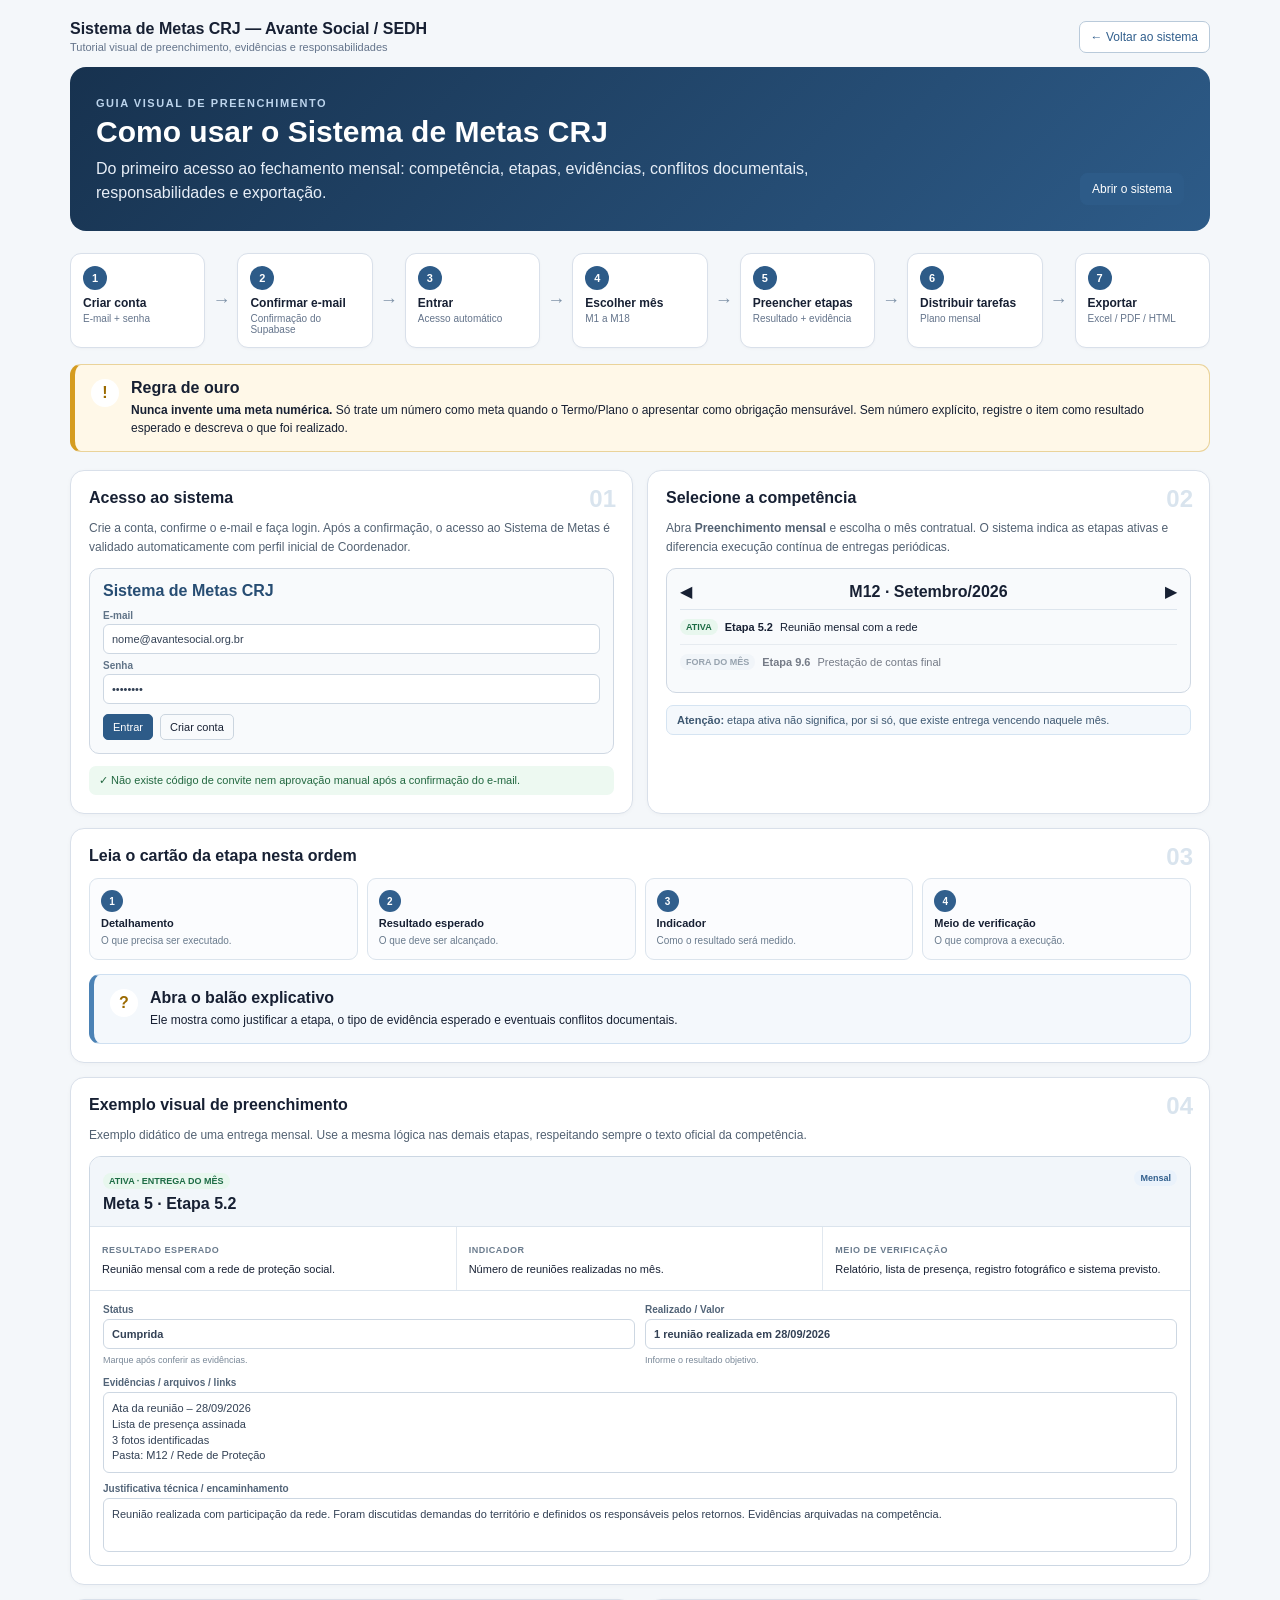
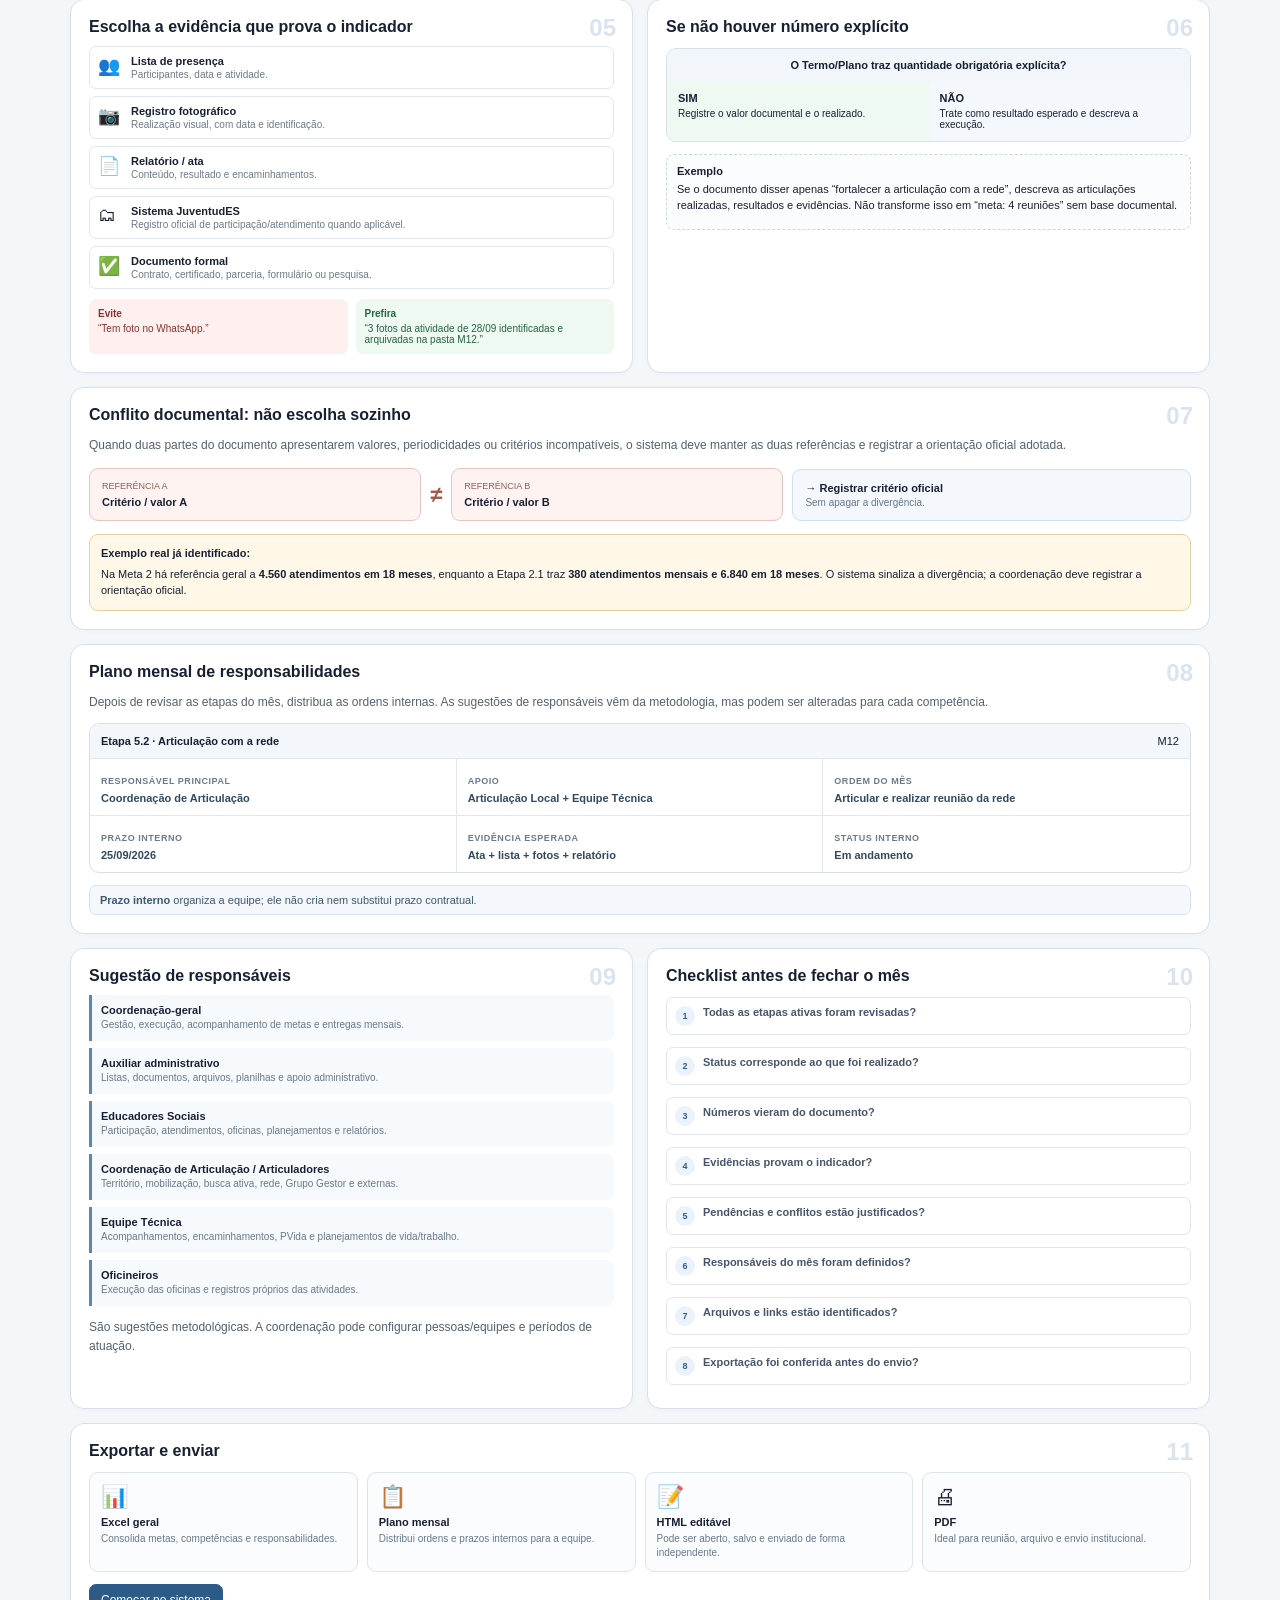
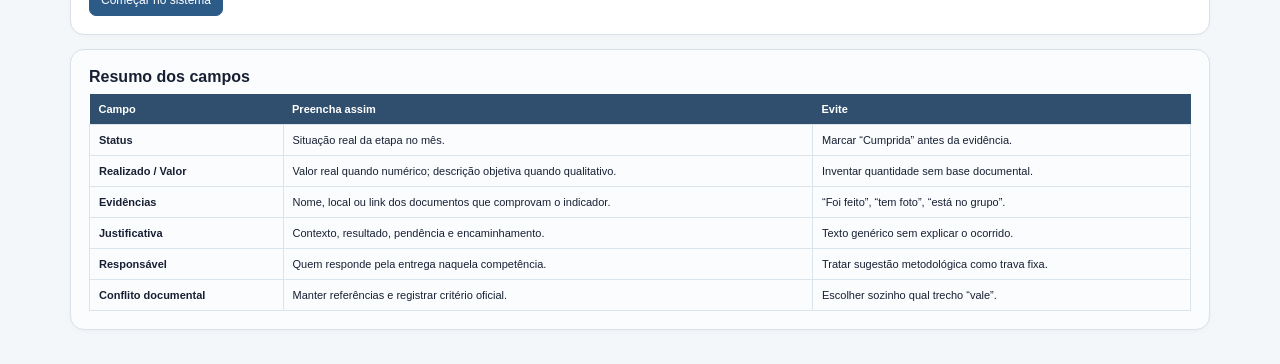
<file: tutorial.html>
<!DOCTYPE html>
<html lang="pt-BR">
<head>
<meta charset="utf-8">
<meta name="viewport" content="width=device-width,initial-scale=1">
<title>Tutorial — Sistema de Metas CRJ</title>
<link rel="stylesheet" href="style.css">
<style>
body{background:#f4f7fa}
.tutorial-standalone{max-width:1180px;margin:0 auto;padding:20px}
.standalone-top{display:flex;justify-content:space-between;align-items:center;gap:12px;margin-bottom:14px}
.standalone-top a{text-decoration:none}
.standalone-note{font-size:11px;color:#64748b;margin-top:3px}
.tutorial-standalone-primary{background:#2d5b88;color:#fff;border-color:#2d5b88}
#tutorialView{display:block!important}
@media print{.standalone-top{display:none}}
</style>
</head>
<body>
<div class="tutorial-standalone">
  <div class="standalone-top">
    <div>
      <b>Sistema de Metas CRJ — Avante Social / SEDH</b>
      <div class="standalone-note">Tutorial visual de preenchimento, evidências e responsabilidades</div>
    </div>
    <a class="tutorial-link-btn" style="color:#315f8d;border-color:#b9cada;background:#fff" href="./">← Voltar ao sistema</a>
  </div>
  <section id="tutorialView" class="view active">
  <div class="tutorial-hero">
    <div>
      <span class="tutorial-kicker">GUIA VISUAL DE PREENCHIMENTO</span>
      <h2>Como usar o Sistema de Metas CRJ</h2>
      <p>Do primeiro acesso ao fechamento mensal: competência, etapas, evidências, conflitos documentais, responsabilidades e exportação.</p>
    </div>
    <div class="tutorial-hero-actions">
      <a class="tutorial-link-btn tutorial-standalone-primary" href="./">Abrir o sistema</a>
      
      
    </div>
  </div>

  <div class="tutorial-flow">
    <div class="tutorial-step"><span>1</span><b>Criar conta</b><small>E-mail + senha</small></div>
    <div class="tutorial-arrow">→</div>
    <div class="tutorial-step"><span>2</span><b>Confirmar e-mail</b><small>Confirmação do Supabase</small></div>
    <div class="tutorial-arrow">→</div>
    <div class="tutorial-step"><span>3</span><b>Entrar</b><small>Acesso automático</small></div>
    <div class="tutorial-arrow">→</div>
    <div class="tutorial-step"><span>4</span><b>Escolher mês</b><small>M1 a M18</small></div>
    <div class="tutorial-arrow">→</div>
    <div class="tutorial-step"><span>5</span><b>Preencher etapas</b><small>Resultado + evidência</small></div>
    <div class="tutorial-arrow">→</div>
    <div class="tutorial-step"><span>6</span><b>Distribuir tarefas</b><small>Plano mensal</small></div>
    <div class="tutorial-arrow">→</div>
    <div class="tutorial-step"><span>7</span><b>Exportar</b><small>Excel / PDF / HTML</small></div>
  </div>

  <div class="tutorial-rule">
    <div class="tutorial-rule-icon">!</div>
    <div>
      <b>Regra de ouro</b>
      <p><strong>Nunca invente uma meta numérica.</strong> Só trate um número como meta quando o Termo/Plano o apresentar como obrigação mensurável. Sem número explícito, registre o item como resultado esperado e descreva o que foi realizado.</p>
    </div>
  </div>

  <div class="tutorial-grid-2">
    <div class="tutorial-card">
      <div class="tutorial-number">01</div>
      <h3>Acesso ao sistema</h3>
      <p>Crie a conta, confirme o e-mail e faça login. Após a confirmação, o acesso ao Sistema de Metas é validado automaticamente com perfil inicial de Coordenador.</p>
      <div class="tutorial-mock">
        <div class="mock-title">Sistema de Metas CRJ</div>
        <label>E-mail</label><div class="mock-input">nome@avantesocial.org.br</div>
        <label>Senha</label><div class="mock-input">••••••••</div>
        <div class="mock-actions"><span class="mock-primary">Entrar</span><span>Criar conta</span></div>
      </div>
      <div class="tutorial-ok">✓ Não existe código de convite nem aprovação manual após a confirmação do e-mail.</div>
    </div>

    <div class="tutorial-card">
      <div class="tutorial-number">02</div>
      <h3>Selecione a competência</h3>
      <p>Abra <b>Preenchimento mensal</b> e escolha o mês contratual. O sistema indica as etapas ativas e diferencia execução contínua de entregas periódicas.</p>
      <div class="tutorial-mock">
        <div class="mock-toolbar"><span>◀</span><b>M12 · Setembro/2026</b><span>▶</span></div>
        <div class="mock-row"><span class="mock-badge ok">ATIVA</span><b>Etapa 5.2</b><span>Reunião mensal com a rede</span></div>
        <div class="mock-row muted"><span class="mock-badge">FORA DO MÊS</span><b>Etapa 9.6</b><span>Prestação de contas final</span></div>
      </div>
      <div class="tutorial-tip"><b>Atenção:</b> etapa ativa não significa, por si só, que existe entrega vencendo naquele mês.</div>
    </div>
  </div>

  <div class="tutorial-card tutorial-wide">
    <div class="tutorial-number">03</div>
    <h3>Leia o cartão da etapa nesta ordem</h3>
    <div class="tutorial-read-order">
      <div><span>1</span><b>Detalhamento</b><small>O que precisa ser executado.</small></div>
      <div><span>2</span><b>Resultado esperado</b><small>O que deve ser alcançado.</small></div>
      <div><span>3</span><b>Indicador</b><small>Como o resultado será medido.</small></div>
      <div><span>4</span><b>Meio de verificação</b><small>O que comprova a execução.</small></div>
    </div>
    <div class="tutorial-rule soft">
      <div class="tutorial-rule-icon">?</div>
      <div><b>Abra o balão explicativo</b><p>Ele mostra como justificar a etapa, o tipo de evidência esperado e eventuais conflitos documentais.</p></div>
    </div>
  </div>

  <div class="tutorial-card tutorial-wide">
    <div class="tutorial-number">04</div>
    <h3>Exemplo visual de preenchimento</h3>
    <p>Exemplo didático de uma entrega mensal. Use a mesma lógica nas demais etapas, respeitando sempre o texto oficial da competência.</p>
    <div class="tutorial-example">
      <div class="tutorial-example-head">
        <div><span class="mock-badge ok">ATIVA · ENTREGA DO MÊS</span><h4>Meta 5 · Etapa 5.2</h4></div>
        <span class="mock-badge info">Mensal</span>
      </div>
      <div class="tutorial-source-grid">
        <div><small>RESULTADO ESPERADO</small><p>Reunião mensal com a rede de proteção social.</p></div>
        <div><small>INDICADOR</small><p>Número de reuniões realizadas no mês.</p></div>
        <div><small>MEIO DE VERIFICAÇÃO</small><p>Relatório, lista de presença, registro fotográfico e sistema previsto.</p></div>
      </div>
      <div class="tutorial-form-grid">
        <div class="tutorial-field"><label>Status</label><div class="mock-input strong">Cumprida</div><small>Marque após conferir as evidências.</small></div>
        <div class="tutorial-field"><label>Realizado / Valor</label><div class="mock-input strong">1 reunião realizada em 28/09/2026</div><small>Informe o resultado objetivo.</small></div>
        <div class="tutorial-field full"><label>Evidências / arquivos / links</label><div class="mock-textarea">Ata da reunião – 28/09/2026<br>Lista de presença assinada<br>3 fotos identificadas<br>Pasta: M12 / Rede de Proteção</div></div>
        <div class="tutorial-field full"><label>Justificativa técnica / encaminhamento</label><div class="mock-textarea">Reunião realizada com participação da rede. Foram discutidas demandas do território e definidos os responsáveis pelos retornos. Evidências arquivadas na competência.</div></div>
      </div>
    </div>
  </div>

  <div class="tutorial-grid-2">
    <div class="tutorial-card">
      <div class="tutorial-number">05</div>
      <h3>Escolha a evidência que prova o indicador</h3>
      <div class="evidence-visual-list">
        <div><span>👥</span><b>Lista de presença</b><small>Participantes, data e atividade.</small></div>
        <div><span>📷</span><b>Registro fotográfico</b><small>Realização visual, com data e identificação.</small></div>
        <div><span>📄</span><b>Relatório / ata</b><small>Conteúdo, resultado e encaminhamentos.</small></div>
        <div><span>🗂</span><b>Sistema JuventudES</b><small>Registro oficial de participação/atendimento quando aplicável.</small></div>
        <div><span>✅</span><b>Documento formal</b><small>Contrato, certificado, parceria, formulário ou pesquisa.</small></div>
      </div>
      <div class="tutorial-badgood">
        <div class="bad"><b>Evite</b><p>“Tem foto no WhatsApp.”</p></div>
        <div class="good"><b>Prefira</b><p>“3 fotos da atividade de 28/09 identificadas e arquivadas na pasta M12.”</p></div>
      </div>
    </div>

    <div class="tutorial-card">
      <div class="tutorial-number">06</div>
      <h3>Se não houver número explícito</h3>
      <div class="tutorial-decision">
        <div class="decision-q">O Termo/Plano traz quantidade obrigatória explícita?</div>
        <div class="decision-branches">
          <div class="yes"><b>SIM</b><span>Registre o valor documental e o realizado.</span></div>
          <div class="no"><b>NÃO</b><span>Trate como resultado esperado e descreva a execução.</span></div>
        </div>
      </div>
      <div class="tutorial-example-mini">
        <b>Exemplo</b>
        <p>Se o documento disser apenas “fortalecer a articulação com a rede”, descreva as articulações realizadas, resultados e evidências. Não transforme isso em “meta: 4 reuniões” sem base documental.</p>
      </div>
    </div>
  </div>

  <div class="tutorial-card tutorial-wide">
    <div class="tutorial-number">07</div>
    <h3>Conflito documental: não escolha sozinho</h3>
    <p>Quando duas partes do documento apresentarem valores, periodicidades ou critérios incompatíveis, o sistema deve manter as duas referências e registrar a orientação oficial adotada.</p>
    <div class="conflict-visual">
      <div class="conflict-doc"><small>REFERÊNCIA A</small><b>Critério / valor A</b></div>
      <div class="conflict-vs">≠</div>
      <div class="conflict-doc"><small>REFERÊNCIA B</small><b>Critério / valor B</b></div>
      <div class="conflict-action"><b>→ Registrar critério oficial</b><span>Sem apagar a divergência.</span></div>
    </div>
    <div class="tutorial-real-conflict">
      <b>Exemplo real já identificado:</b>
      <p>Na Meta 2 há referência geral a <strong>4.560 atendimentos em 18 meses</strong>, enquanto a Etapa 2.1 traz <strong>380 atendimentos mensais e 6.840 em 18 meses</strong>. O sistema sinaliza a divergência; a coordenação deve registrar a orientação oficial.</p>
    </div>
  </div>

  <div class="tutorial-card tutorial-wide">
    <div class="tutorial-number">08</div>
    <h3>Plano mensal de responsabilidades</h3>
    <p>Depois de revisar as etapas do mês, distribua as ordens internas. As sugestões de responsáveis vêm da metodologia, mas podem ser alteradas para cada competência.</p>
    <div class="responsibility-demo">
      <div class="resp-demo-head"><b>Etapa 5.2 · Articulação com a rede</b><span>M12</span></div>
      <div class="resp-demo-grid">
        <div><small>RESPONSÁVEL PRINCIPAL</small><strong>Coordenação de Articulação</strong></div>
        <div><small>APOIO</small><strong>Articulação Local + Equipe Técnica</strong></div>
        <div><small>ORDEM DO MÊS</small><strong>Articular e realizar reunião da rede</strong></div>
        <div><small>PRAZO INTERNO</small><strong>25/09/2026</strong></div>
        <div><small>EVIDÊNCIA ESPERADA</small><strong>Ata + lista + fotos + relatório</strong></div>
        <div><small>STATUS INTERNO</small><strong>Em andamento</strong></div>
      </div>
    </div>
    <div class="tutorial-tip"><b>Prazo interno</b> organiza a equipe; ele não cria nem substitui prazo contratual.</div>
  </div>

  <div class="tutorial-grid-2">
    <div class="tutorial-card">
      <div class="tutorial-number">09</div>
      <h3>Sugestão de responsáveis</h3>
      <div class="role-guide">
        <div><b>Coordenação-geral</b><span>Gestão, execução, acompanhamento de metas e entregas mensais.</span></div>
        <div><b>Auxiliar administrativo</b><span>Listas, documentos, arquivos, planilhas e apoio administrativo.</span></div>
        <div><b>Educadores Sociais</b><span>Participação, atendimentos, oficinas, planejamentos e relatórios.</span></div>
        <div><b>Coordenação de Articulação / Articuladores</b><span>Território, mobilização, busca ativa, rede, Grupo Gestor e externas.</span></div>
        <div><b>Equipe Técnica</b><span>Acompanhamentos, encaminhamentos, PVida e planejamentos de vida/trabalho.</span></div>
        <div><b>Oficineiros</b><span>Execução das oficinas e registros próprios das atividades.</span></div>
      </div>
      <p class="small">São sugestões metodológicas. A coordenação pode configurar pessoas/equipes e períodos de atuação.</p>
    </div>

    <div class="tutorial-card">
      <div class="tutorial-number">10</div>
      <h3>Checklist antes de fechar o mês</h3>
      <div class="close-checklist">
        <label><span>1</span>Todas as etapas ativas foram revisadas?</label>
        <label><span>2</span>Status corresponde ao que foi realizado?</label>
        <label><span>3</span>Números vieram do documento?</label>
        <label><span>4</span>Evidências provam o indicador?</label>
        <label><span>5</span>Pendências e conflitos estão justificados?</label>
        <label><span>6</span>Responsáveis do mês foram definidos?</label>
        <label><span>7</span>Arquivos e links estão identificados?</label>
        <label><span>8</span>Exportação foi conferida antes do envio?</label>
      </div>
    </div>
  </div>

  <div class="tutorial-card tutorial-wide">
    <div class="tutorial-number">11</div>
    <h3>Exportar e enviar</h3>
    <div class="export-guide">
      <div><span>📊</span><b>Excel geral</b><p>Consolida metas, competências e responsabilidades.</p></div>
      <div><span>📋</span><b>Plano mensal</b><p>Distribui ordens e prazos internos para a equipe.</p></div>
      <div><span>📝</span><b>HTML editável</b><p>Pode ser aberto, salvo e enviado de forma independente.</p></div>
      <div><span>🖨</span><b>PDF</b><p>Ideal para reunião, arquivo e envio institucional.</p></div>
    </div>
    <div class="tutorial-final-actions">
      <a class="tutorial-link-btn tutorial-standalone-primary" href="./">Começar no sistema</a>
      
      
    </div>
  </div>

  <div class="tutorial-card tutorial-wide tutorial-help">
    <h3>Resumo dos campos</h3>
    <div class="tutorial-summary-table-wrap">
      <table class="tutorial-summary-table">
        <thead><tr><th>Campo</th><th>Preencha assim</th><th>Evite</th></tr></thead>
        <tbody>
          <tr><td>Status</td><td>Situação real da etapa no mês.</td><td>Marcar “Cumprida” antes da evidência.</td></tr>
          <tr><td>Realizado / Valor</td><td>Valor real quando numérico; descrição objetiva quando qualitativo.</td><td>Inventar quantidade sem base documental.</td></tr>
          <tr><td>Evidências</td><td>Nome, local ou link dos documentos que comprovam o indicador.</td><td>“Foi feito”, “tem foto”, “está no grupo”.</td></tr>
          <tr><td>Justificativa</td><td>Contexto, resultado, pendência e encaminhamento.</td><td>Texto genérico sem explicar o ocorrido.</td></tr>
          <tr><td>Responsável</td><td>Quem responde pela entrega naquela competência.</td><td>Tratar sugestão metodológica como trava fixa.</td></tr>
          <tr><td>Conflito documental</td><td>Manter referências e registrar critério oficial.</td><td>Escolher sozinho qual trecho “vale”.</td></tr>
        </tbody>
      </table>
    </div>
  </div>
</section>
</div>
</body>
</html>
</file>
<file: style.css>
:root{--bg:#f5f7fb;--card:#fff;--text:#172033;--muted:#64748b;--line:#d9e0ea;--primary:#244b7a;--primary2:#355f91;--accent:#ea6a2a;--ok:#198754;--warn:#b7791f;--bad:#c0362c;--gray:#727272;--soft:#edf2f7}
*{box-sizing:border-box}body{margin:0;font-family:Inter,Segoe UI,Arial,sans-serif;background:var(--bg);color:var(--text)}
header{background:linear-gradient(135deg,#1f3f68,#315f91);color:#fff;padding:18px 24px;display:flex;align-items:center;justify-content:space-between;gap:16px;position:sticky;top:0;z-index:30;box-shadow:0 2px 12px #0002}
.brand h1{font-size:20px;margin:0 0 4px}.brand p{margin:0;color:#dce8f6;font-size:12px}.header-actions{display:flex;gap:8px;flex-wrap:wrap}
button,.btn{border:1px solid transparent;border-radius:8px;padding:9px 12px;font-weight:650;cursor:pointer;background:#fff;color:#1f3f68}.btn-primary{background:var(--accent);color:#fff}.btn-ghost{background:#ffffff18;color:#fff;border-color:#ffffff44}.btn-danger{color:#a52a22;border-color:#e5b8b5;background:#fff}
nav{background:#fff;border-bottom:1px solid var(--line);display:flex;gap:4px;padding:8px 18px;position:sticky;top:76px;z-index:25;overflow:auto}.tab{border:0;background:transparent;color:#526176;padding:10px 14px;border-radius:8px}.tab.active{background:#e8f0f9;color:#1f4977}
main{max-width:1500px;margin:auto;padding:18px}.view{display:none}.view.active{display:block}.grid{display:grid;gap:14px}.grid-4{grid-template-columns:repeat(4,minmax(0,1fr))}.grid-3{grid-template-columns:repeat(3,minmax(0,1fr))}.grid-2{grid-template-columns:repeat(2,minmax(0,1fr))}
.card{background:var(--card);border:1px solid var(--line);border-radius:12px;padding:16px;box-shadow:0 1px 3px #00000008}.kpi .value{font-size:28px;font-weight:800}.kpi .label{font-size:12px;color:var(--muted);margin-top:4px}.small{font-size:12px;color:var(--muted)}
h2{margin:0 0 14px;font-size:20px}h3{margin:0 0 10px;font-size:16px}.section-title{display:flex;align-items:center;justify-content:space-between;margin:18px 0 8px;gap:10px}
.alert{border-left:4px solid var(--warn);background:#fffaf0;padding:12px 14px;border-radius:8px;margin:8px 0;font-size:13px}.alert strong{display:block;margin-bottom:3px}.alert.bad{border-color:var(--bad);background:#fff5f4}.alert.info{border-color:#3577b9;background:#f4f9ff}
label{font-size:12px;font-weight:700;color:#46556a;display:block;margin-bottom:5px}input,select,textarea{width:100%;padding:9px 10px;border:1px solid #cbd5e1;border-radius:7px;background:#fff;color:var(--text);font:inherit}textarea{min-height:72px;resize:vertical}.field{margin-bottom:10px}
.month-toolbar{display:flex;align-items:center;gap:10px;flex-wrap:wrap}.month-title{font-size:19px;font-weight:800}.badge{display:inline-flex;align-items:center;padding:4px 8px;border-radius:999px;font-size:11px;font-weight:800}.badge.active{background:#e8f1fb;color:#285a8e}.badge.due{background:#fff0d6;color:#956014}.badge.ok{background:#e7f6ed;color:#166a40}.badge.bad{background:#fdebea;color:#a72f26}.badge.na{background:#eef2f6;color:#64748b}
.meta-group{margin:18px 0}.meta-head{background:#2f4f75;color:#fff;border-radius:10px 10px 0 0;padding:12px 14px;display:flex;justify-content:space-between;gap:10px;align-items:center}.meta-head small{color:#d8e5f4}
.stage{background:#fff;border:1px solid var(--line);border-top:0;padding:14px}.stage:last-child{border-radius:0 0 10px 10px}.stage-top{display:grid;grid-template-columns:minmax(260px,2fr) minmax(180px,1fr) auto;gap:12px;align-items:start}.stage-name{font-weight:780}.stage-code{font-size:12px;color:#fff;background:#64748b;padding:3px 7px;border-radius:6px;margin-right:6px}.explain{display:inline-flex;width:20px;height:20px;border-radius:50%;align-items:center;justify-content:center;background:#e8eef5;color:#244b7a;font-weight:900;cursor:help;position:relative;margin-left:5px}.explain:hover .tip{display:block}.tip{display:none;position:absolute;z-index:80;left:24px;top:-8px;width:380px;max-width:80vw;background:#14283f;color:#fff;padding:12px;border-radius:8px;font-size:12px;font-weight:400;line-height:1.4;box-shadow:0 6px 24px #0004}.tip b{color:#ffd9b8}.stage-details{display:grid;grid-template-columns:repeat(3,minmax(0,1fr));gap:10px;margin:12px 0}.detail{background:#f8fafc;border:1px solid #e4e9f0;border-radius:8px;padding:9px;font-size:12px}.detail b{display:block;color:#3b4a5e;margin-bottom:4px}.subitems{margin:8px 0;padding:10px;background:#fbfcfe;border-radius:8px;border:1px dashed #cbd5e1}.subitems ul{margin:6px 0 0 18px;padding:0;font-size:12px}.form-grid{display:grid;grid-template-columns:1fr 1fr 1fr 1fr;gap:10px;margin-top:10px}.form-grid .wide{grid-column:span 2}.form-grid .full{grid-column:1/-1}
.evidence-row{display:flex;gap:12px;flex-wrap:wrap;font-size:12px}.evidence-row label{display:flex;align-items:center;gap:5px;font-weight:500}.evidence-row input{width:auto}.validation{font-size:12px;padding:8px;border-radius:7px;margin-top:8px}.validation.good{background:#ebf8f0;color:#17683f}.validation.warn{background:#fff8e8;color:#8a5b10}.validation.bad{background:#fff0ef;color:#9b2c23}
.table-wrap{overflow:auto;background:#fff;border:1px solid var(--line);border-radius:10px}.sheet{border-collapse:collapse;min-width:1700px;width:100%;font-size:11px}.sheet th,.sheet td{border:1px solid #aeb5bf;padding:6px;vertical-align:top}.sheet thead th{background:#777;color:#fff;text-align:center;position:sticky;top:0;z-index:2}.sheet .section{background:#e7e7e7;font-weight:800}.sheet .desc{min-width:380px}.sheet .indicator{min-width:150px;text-align:center}.sheet .monthcell{min-width:88px;text-align:center}.sheet .notes{min-width:260px}.sheet input,.sheet select{padding:5px;font-size:11px;border-radius:3px}
.config-section{margin-bottom:16px}.coordinator-row{display:grid;grid-template-columns:2fr 1fr 1fr auto;gap:8px;margin-bottom:7px}.toggle{display:flex;align-items:center;gap:8px}.toggle input{width:auto}.footer-note{font-size:11px;color:#718096;margin-top:16px}
.progress{height:8px;background:#e7edf4;border-radius:999px;overflow:hidden}.progress span{display:block;height:100%;background:#3b7cb8}.hidden{display:none!important}
@media(max-width:900px){.grid-4,.grid-3,.grid-2,.stage-details,.form-grid{grid-template-columns:1fr}.form-grid .wide,.form-grid .full{grid-column:auto}.stage-top{grid-template-columns:1fr}.coordinator-row{grid-template-columns:1fr}nav{top:92px}}
@media print{header,nav,.no-print{display:none!important}body{background:#fff}main{max-width:none;padding:0}.view{display:none!important}#monthlyView.active,#sheetView.active{display:block!important}.stage{break-inside:avoid}.card{box-shadow:none}.form-grid input,.form-grid textarea,.form-grid select{border:0;padding:0}.sheet{font-size:8px;min-width:0}}

.auth-gate{position:fixed;inset:0;z-index:9999;background:linear-gradient(135deg,#17324f,#2d5b88);display:flex;align-items:center;justify-content:center;padding:20px}
.auth-box{width:min(460px,100%);background:#fff;border-radius:16px;padding:24px;box-shadow:0 24px 70px #0005}.auth-box h2{margin-bottom:6px}.auth-box .brandline{font-size:12px;color:#64748b;margin-bottom:18px}.auth-actions{display:flex;gap:8px;flex-wrap:wrap}.auth-msg{font-size:12px;margin-top:10px;padding:9px;border-radius:8px;background:#f3f6fa;color:#475569}.auth-msg.bad{background:#fff0ef;color:#9b2c23}.auth-msg.good{background:#ebf8f0;color:#17683f}.auth-hidden{display:none!important}
.user-chip{display:inline-flex;align-items:center;gap:6px;background:#ffffff18;border:1px solid #ffffff33;padding:7px 9px;border-radius:999px;color:#fff;font-size:11px}.sync-ok{color:#c8f7d6}.sync-warn{color:#ffe2a8}.sync-bad{color:#ffc4bf}
.access-row{display:grid;grid-template-columns:2fr 1fr auto;gap:8px;align-items:center;padding:8px 0;border-bottom:1px solid #edf1f5}.access-row:last-child{border-bottom:0}
@media(max-width:700px){.access-row{grid-template-columns:1fr}}

/* v2 — leitura documental e responsabilidades */
.document-rule,.responsibility-hint,.evidence-guide,.conflict-box,.responsibility-source{border-radius:9px;padding:10px 12px;margin:9px 0;font-size:12px;line-height:1.45}
.document-rule{background:#f4f8fc;border:1px solid #cfe0f1}.document-rule b,.responsibility-hint b,.evidence-guide b{display:block;margin-bottom:4px;color:#284e78}
.responsibility-hint{background:#f7fbf8;border:1px solid #cfe7d6}.responsibility-hint .btn-link{border:0;background:transparent;padding:0 0 0 6px;color:#285a8e;text-decoration:underline;font-size:12px}
.evidence-guide{background:#fbfcfe;border:1px solid #dbe4ef}.evidence-guide ul{margin:6px 0 0 18px;padding:0}.evidence-guide li{margin:3px 0}
.conflict-box{background:#fff5f4;border:1px solid #e8b6b1;border-left:5px solid var(--bad)}.conflict-box>b{font-size:13px;color:#9b2c23}.conflict-box p{margin:6px 0}.conflict-box textarea{background:#fff}
.responsibility-card{background:#fff;border:1px solid var(--line);border-radius:12px;padding:14px;margin:12px 0;box-shadow:0 1px 3px #00000008}.responsibility-head{display:flex;justify-content:space-between;align-items:flex-start;gap:12px}.responsibility-head b{font-size:14px}.responsibility-source{background:#f8fafc;border:1px dashed #c9d4df}.team-summary-grid{display:grid;grid-template-columns:repeat(3,minmax(0,1fr));gap:8px;margin-top:10px}.team-summary{border:1px solid #dbe3ec;border-radius:8px;padding:9px;background:#fbfcfe}.team-summary b{display:block;font-size:12px;color:#294d74}.team-summary span{font-size:11px;color:#64748b}
.actor-row{display:grid;grid-template-columns:2fr 1fr 1fr auto;gap:8px;align-items:start;padding:8px 0;border-bottom:1px solid #edf1f5}.actor-row .actor-note{grid-column:1/-1;margin-top:-4px}.actor-row:last-child{border-bottom:0}
@media(max-width:900px){.team-summary-grid{grid-template-columns:1fr}.actor-row{grid-template-columns:1fr}.actor-row .actor-note{grid-column:auto}}
@media print{#responsibilityView.active{display:block!important}.responsibility-card{break-inside:avoid}.responsibility-card input,.responsibility-card textarea,.responsibility-card select{border:0;padding:0;background:transparent}.responsibility-card .form-grid{grid-template-columns:1fr 1fr}.responsibility-hint .btn-link{display:none}.conflict-box textarea{border:0}.team-summary-grid{grid-template-columns:repeat(2,minmax(0,1fr))}}
/* Tutorial visual */
.tutorial-hero{display:flex;justify-content:space-between;gap:24px;align-items:flex-end;padding:26px;border-radius:16px;background:linear-gradient(135deg,#17324f,#2d5b88);color:#fff;margin-bottom:18px}
.tutorial-hero h2{font-size:30px;margin:4px 0 8px}.tutorial-hero p{max-width:780px;margin:0;color:#e7eef7;line-height:1.5}.tutorial-kicker{font-size:11px;letter-spacing:.14em;font-weight:800;color:#bcd4ec}.tutorial-hero-actions{display:flex;gap:8px;flex-wrap:wrap;justify-content:flex-end}.tutorial-link-btn{display:inline-flex;align-items:center;padding:8px 11px;border:1px solid #ffffff55;border-radius:7px;color:#fff;text-decoration:none;background:#ffffff10;font-size:12px}
.tutorial-flow{display:flex;align-items:stretch;gap:7px;overflow-x:auto;padding:4px 0 16px}.tutorial-step{min-width:128px;flex:1;background:#fff;border:1px solid var(--line);border-radius:11px;padding:12px;box-shadow:0 1px 3px #00000008}.tutorial-step span{display:inline-flex;width:24px;height:24px;align-items:center;justify-content:center;border-radius:50%;background:#2d5b88;color:#fff;font-weight:800;font-size:11px;margin-bottom:6px}.tutorial-step b,.tutorial-step small{display:block}.tutorial-step b{font-size:12px}.tutorial-step small{font-size:10px;color:#64748b;margin-top:3px}.tutorial-arrow{align-self:center;color:#7f93a8;font-size:18px}
.tutorial-rule{display:flex;gap:12px;align-items:flex-start;background:#fff8e8;border:1px solid #ead39a;border-left:5px solid #d59c20;border-radius:11px;padding:14px 16px;margin:0 0 18px}.tutorial-rule.soft{background:#f4f8fc;border-color:#cfe0f1;border-left-color:#4b82b5;margin:14px 0 0}.tutorial-rule-icon{width:28px;height:28px;border-radius:50%;display:flex;align-items:center;justify-content:center;background:#fff;font-weight:900;color:#9b6a00;flex:0 0 auto}.tutorial-rule b{display:block;margin-bottom:4px}.tutorial-rule p{margin:0;line-height:1.5;font-size:12px}
.tutorial-grid-2{display:grid;grid-template-columns:1fr 1fr;gap:14px;margin-bottom:14px}.tutorial-card{position:relative;background:#fff;border:1px solid var(--line);border-radius:14px;padding:18px;box-shadow:0 1px 4px #00000008}.tutorial-card h3{margin:0 0 8px;padding-right:50px}.tutorial-card>p{font-size:12px;line-height:1.55;color:#526172}.tutorial-wide{margin-bottom:14px}.tutorial-number{position:absolute;right:16px;top:14px;font-size:24px;font-weight:900;color:#d9e4ee}
.tutorial-mock{border:1px solid #cfd8e3;border-radius:10px;background:#f8fafc;padding:13px;margin:12px 0}.mock-title{font-weight:800;margin-bottom:10px;color:#274d73}.tutorial-mock label{font-size:10px;color:#607387;display:block;margin:6px 0 3px}.mock-input,.mock-textarea{background:#fff;border:1px solid #cdd7e2;border-radius:6px;padding:8px;font-size:11px;color:#334155}.mock-input.strong{font-weight:700}.mock-textarea{min-height:54px;line-height:1.45}.mock-actions{display:flex;gap:7px;margin-top:10px;font-size:11px}.mock-actions span{padding:6px 9px;border:1px solid #cbd5df;border-radius:5px}.mock-actions .mock-primary{background:#2d5b88;color:#fff;border-color:#2d5b88}.mock-toolbar{display:flex;justify-content:space-between;align-items:center;border-bottom:1px solid #dde5ed;padding-bottom:8px}.mock-row{display:grid;grid-template-columns:auto auto 1fr;gap:7px;align-items:center;padding:9px 0;border-bottom:1px solid #e6ebf0;font-size:11px}.mock-row:last-child{border-bottom:0}.mock-row.muted{opacity:.58}.mock-badge{display:inline-flex;align-items:center;padding:3px 6px;border-radius:999px;background:#edf2f7;color:#516477;font-size:9px;font-weight:800}.mock-badge.ok{background:#e8f7ee;color:#1d6c45}.mock-badge.info{background:#eaf2fb;color:#315f8d}
.tutorial-ok,.tutorial-tip{font-size:11px;border-radius:7px;padding:8px 10px}.tutorial-ok{background:#edf9f1;color:#226840}.tutorial-tip{background:#f4f8fc;border:1px solid #d5e4f2;color:#3e5871}
.tutorial-read-order{display:grid;grid-template-columns:repeat(4,1fr);gap:9px;margin-top:13px}.tutorial-read-order>div{border:1px solid #dbe4ed;border-radius:9px;padding:11px;background:#fbfcfe}.tutorial-read-order span{display:inline-flex;width:22px;height:22px;align-items:center;justify-content:center;background:#315f8d;color:#fff;border-radius:50%;font-size:10px;font-weight:800}.tutorial-read-order b,.tutorial-read-order small{display:block;margin-top:5px}.tutorial-read-order b{font-size:11px}.tutorial-read-order small{font-size:10px;color:#6a7b8d;line-height:1.35}
.tutorial-example{border:1px solid #ccd7e3;border-radius:12px;overflow:hidden;margin-top:12px}.tutorial-example-head{display:flex;justify-content:space-between;gap:12px;align-items:flex-start;background:#f2f6fa;padding:13px}.tutorial-example-head h4{margin:6px 0 0}.tutorial-source-grid{display:grid;grid-template-columns:1fr 1fr 1fr;border-top:1px solid #dbe4ed;border-bottom:1px solid #dbe4ed}.tutorial-source-grid>div{padding:12px;border-right:1px solid #e1e8ef}.tutorial-source-grid>div:last-child{border-right:0}.tutorial-source-grid small,.resp-demo-grid small{font-size:9px;letter-spacing:.06em;color:#6a7b8d;font-weight:800}.tutorial-source-grid p{font-size:11px;line-height:1.4;margin:5px 0 0}.tutorial-form-grid{display:grid;grid-template-columns:1fr 1fr;gap:10px;padding:13px}.tutorial-field.full{grid-column:1/-1}.tutorial-field label{font-size:10px;font-weight:800;color:#526478;display:block;margin-bottom:4px}.tutorial-field small{font-size:9px;color:#798898}
.evidence-visual-list{display:grid;gap:7px;margin:10px 0}.evidence-visual-list>div{display:grid;grid-template-columns:26px 1fr;column-gap:7px;align-items:start;padding:8px;border:1px solid #e0e7ef;border-radius:7px}.evidence-visual-list span{grid-row:1/3;font-size:18px}.evidence-visual-list b{font-size:11px}.evidence-visual-list small{font-size:10px;color:#6c7b8a;margin-top:2px}.tutorial-badgood{display:grid;grid-template-columns:1fr 1fr;gap:8px}.tutorial-badgood>div{padding:9px;border-radius:7px;font-size:10px}.tutorial-badgood p{margin:4px 0 0}.tutorial-badgood .bad{background:#fff0ef;color:#8b342d}.tutorial-badgood .good{background:#edf9f1;color:#276341}
.tutorial-decision{border:1px solid #d6e0e9;border-radius:10px;overflow:hidden;margin:12px 0}.decision-q{text-align:center;background:#f2f6fa;padding:10px;font-weight:800;font-size:11px}.decision-branches{display:grid;grid-template-columns:1fr 1fr}.decision-branches>div{padding:11px;display:flex;flex-direction:column;gap:4px;font-size:10px}.decision-branches .yes{background:#edf9f1}.decision-branches .no{background:#f4f8fc}.decision-branches b{font-size:11px}.tutorial-example-mini{background:#fbfcfe;border:1px dashed #cbd8e4;border-radius:8px;padding:10px;font-size:11px}.tutorial-example-mini p{margin:5px 0;line-height:1.45}
.conflict-visual{display:grid;grid-template-columns:1fr auto 1fr 1.2fr;gap:9px;align-items:center;margin:13px 0}.conflict-doc,.conflict-action{border-radius:9px;padding:12px}.conflict-doc{background:#fff3f1;border:1px solid #e8c5c1}.conflict-doc small,.conflict-doc b,.conflict-action b,.conflict-action span{display:block}.conflict-doc small{font-size:9px;color:#8d5f5a}.conflict-doc b{margin-top:5px;font-size:11px}.conflict-vs{font-size:22px;font-weight:900;color:#a4554d}.conflict-action{background:#f4f8fc;border:1px solid #cfe0f1}.conflict-action b{font-size:11px}.conflict-action span{font-size:10px;color:#657789;margin-top:3px}.tutorial-real-conflict{background:#fff8e8;border:1px solid #ead39a;border-radius:9px;padding:11px;font-size:11px;line-height:1.45}.tutorial-real-conflict p{margin:5px 0 0}
.responsibility-demo{border:1px solid #d5e0ea;border-radius:10px;overflow:hidden;margin:12px 0}.resp-demo-head{display:flex;justify-content:space-between;background:#f3f7fb;padding:11px;font-size:11px}.resp-demo-grid{display:grid;grid-template-columns:repeat(3,1fr)}.resp-demo-grid>div{padding:11px;border-right:1px solid #e0e7ee;border-top:1px solid #e0e7ee}.resp-demo-grid>div:nth-child(3n){border-right:0}.resp-demo-grid strong{display:block;font-size:11px;margin-top:4px;color:#31495f}
.role-guide{display:grid;gap:7px;margin:10px 0}.role-guide>div{padding:9px;border-left:3px solid #5b88b1;background:#f7fafc;border-radius:0 7px 7px 0}.role-guide b,.role-guide span{display:block}.role-guide b{font-size:11px}.role-guide span{font-size:10px;color:#68798a;margin-top:2px;line-height:1.4}.close-checklist{display:grid;gap:7px;margin-top:12px}.close-checklist label{display:flex;align-items:flex-start;gap:8px;border:1px solid #e0e7ef;border-radius:7px;padding:8px;font-size:11px}.close-checklist span{display:inline-flex;width:20px;height:20px;align-items:center;justify-content:center;border-radius:50%;background:#eaf2fb;color:#315f8d;font-size:9px;font-weight:800;flex:0 0 auto}
.export-guide{display:grid;grid-template-columns:repeat(4,1fr);gap:9px;margin:12px 0}.export-guide>div{border:1px solid #dce5ee;border-radius:9px;padding:11px;background:#fbfcfe}.export-guide span{font-size:22px}.export-guide b{display:block;margin-top:6px;font-size:11px}.export-guide p{font-size:10px;color:#68798a;line-height:1.4;margin:4px 0 0}.tutorial-final-actions{display:flex;gap:8px;flex-wrap:wrap}.tutorial-help{background:#fbfcfe}.tutorial-summary-table-wrap{overflow:auto}.tutorial-summary-table{width:100%;border-collapse:collapse;font-size:11px}.tutorial-summary-table th{background:#304f6e;color:#fff;text-align:left;padding:9px}.tutorial-summary-table td{border:1px solid #dbe3eb;padding:9px;vertical-align:top}.tutorial-summary-table td:first-child{font-weight:800;white-space:nowrap}
@media(max-width:980px){.tutorial-hero{align-items:flex-start;flex-direction:column}.tutorial-grid-2{grid-template-columns:1fr}.tutorial-read-order{grid-template-columns:1fr 1fr}.tutorial-source-grid{grid-template-columns:1fr}.tutorial-source-grid>div{border-right:0;border-bottom:1px solid #e1e8ef}.tutorial-form-grid{grid-template-columns:1fr}.tutorial-field.full{grid-column:auto}.conflict-visual{grid-template-columns:1fr}.conflict-vs{text-align:center}.resp-demo-grid{grid-template-columns:1fr 1fr}.export-guide{grid-template-columns:1fr 1fr}}
@media(max-width:620px){.tutorial-read-order,.decision-branches,.tutorial-badgood,.resp-demo-grid,.export-guide{grid-template-columns:1fr}.tutorial-hero h2{font-size:24px}.tutorial-flow{padding-bottom:10px}.tutorial-arrow{display:none}}
@media print{#tutorialView.active{display:block!important}.tutorial-hero{background:#fff;color:#000;border:1px solid #bbb}.tutorial-hero p{color:#444}.tutorial-hero-actions{display:none}.tutorial-card{break-inside:avoid}.tutorial-flow{overflow:visible;flex-wrap:wrap}.tutorial-link-btn{display:none}}


/* Integração automática — CRJ Trajetórias */
.auto-feed{margin:12px 0;border:1px solid #b8d7ef;border-left:4px solid #2d6fa5;border-radius:10px;background:#f5faff;overflow:hidden}
.auto-feed-head{display:flex;justify-content:space-between;gap:12px;align-items:center;padding:10px 12px;background:#eaf4fc}
.auto-feed-head b,.auto-feed-head small{display:block}
.auto-feed-head b{font-size:12px;color:#234f78}
.auto-feed-head small{font-size:10px;color:#64748b;margin-top:2px}
.auto-feed-row{display:grid;grid-template-columns:minmax(260px,2fr) minmax(120px,.6fr) minmax(170px,1fr);gap:10px;align-items:center;padding:9px 12px;border-top:1px solid #d9e8f4;font-size:11px}
.auto-feed-row b,.auto-feed-row small{display:block}
.auto-feed-row small{font-size:9px;color:#6b7c8e;margin-top:2px}
.auto-feed-row strong{color:#234f78}
.auto-feed-row span{color:#64748b}
.auto-feed-foot{padding:7px 12px;border-top:1px solid #d9e8f4;font-size:9px;color:#738497}
@media(max-width:780px){.auto-feed-head{align-items:flex-start;flex-direction:column}.auto-feed-row{grid-template-columns:1fr}}
</file>
